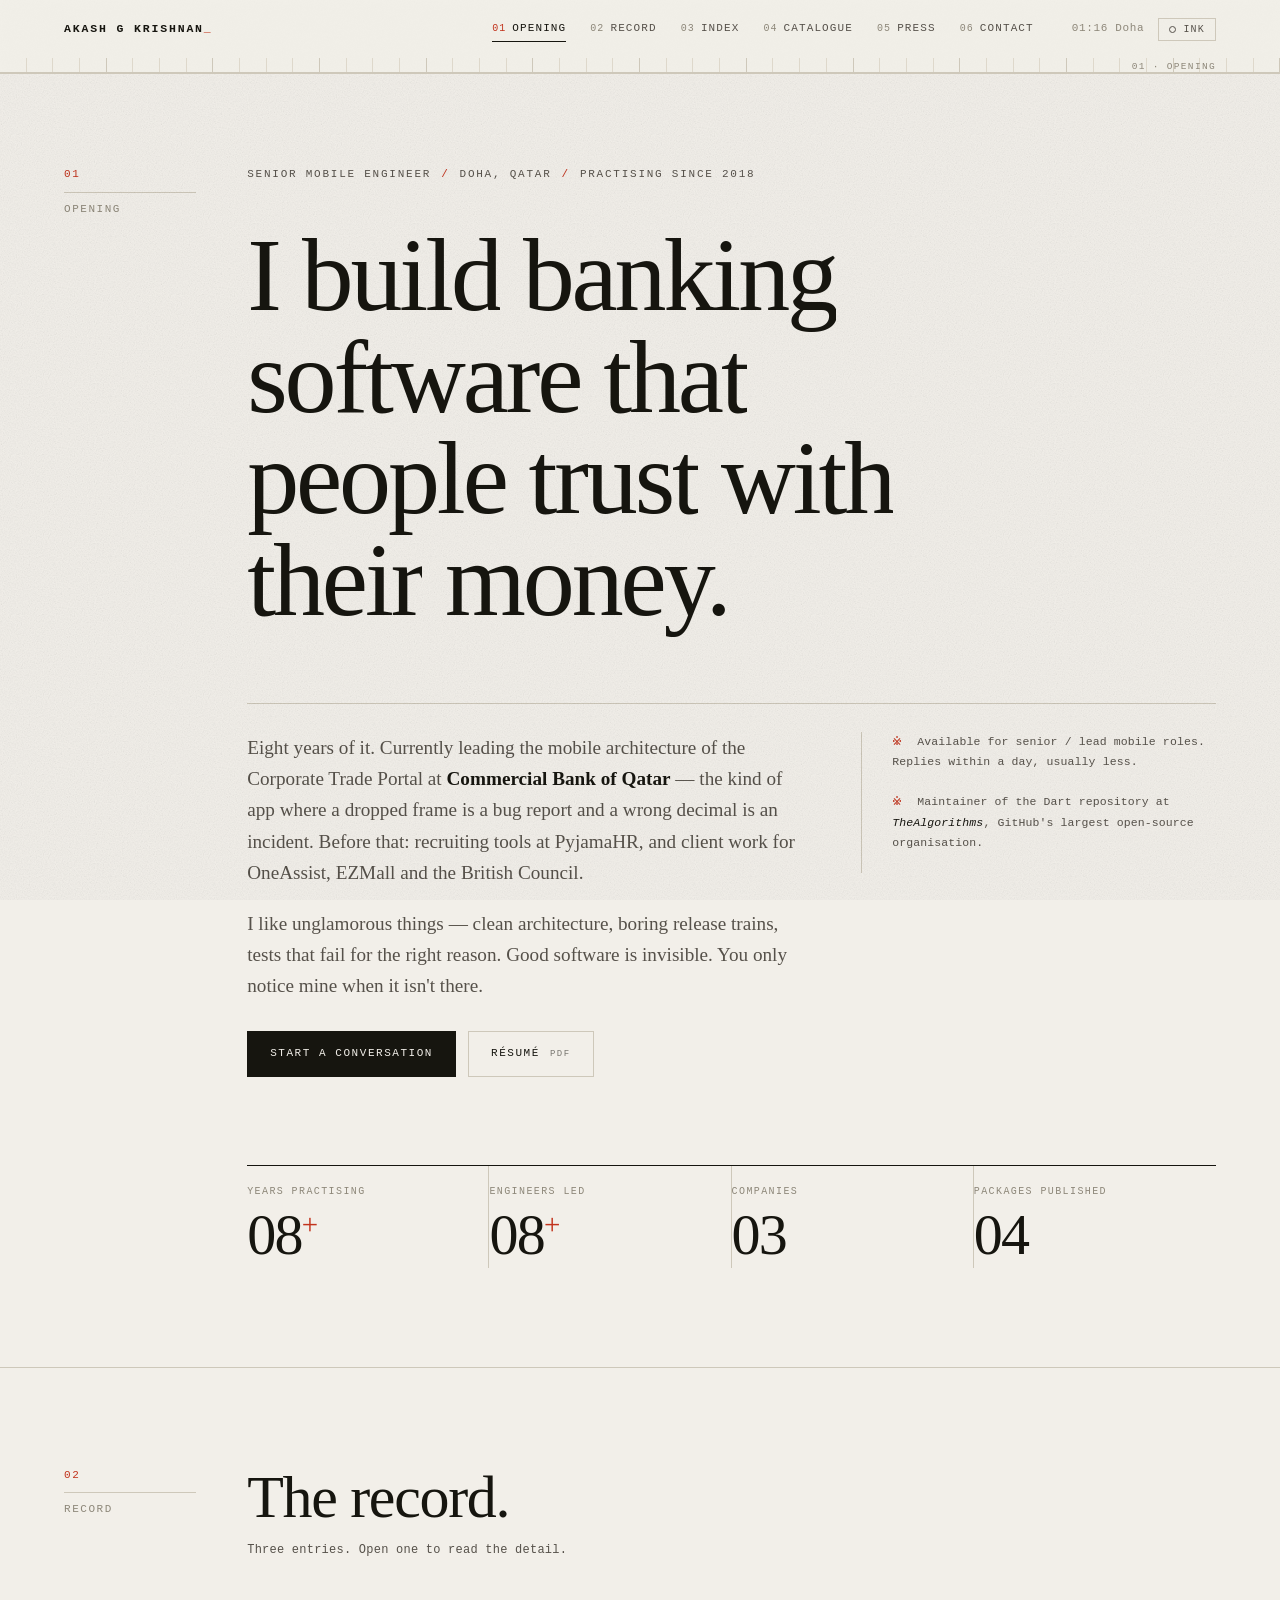
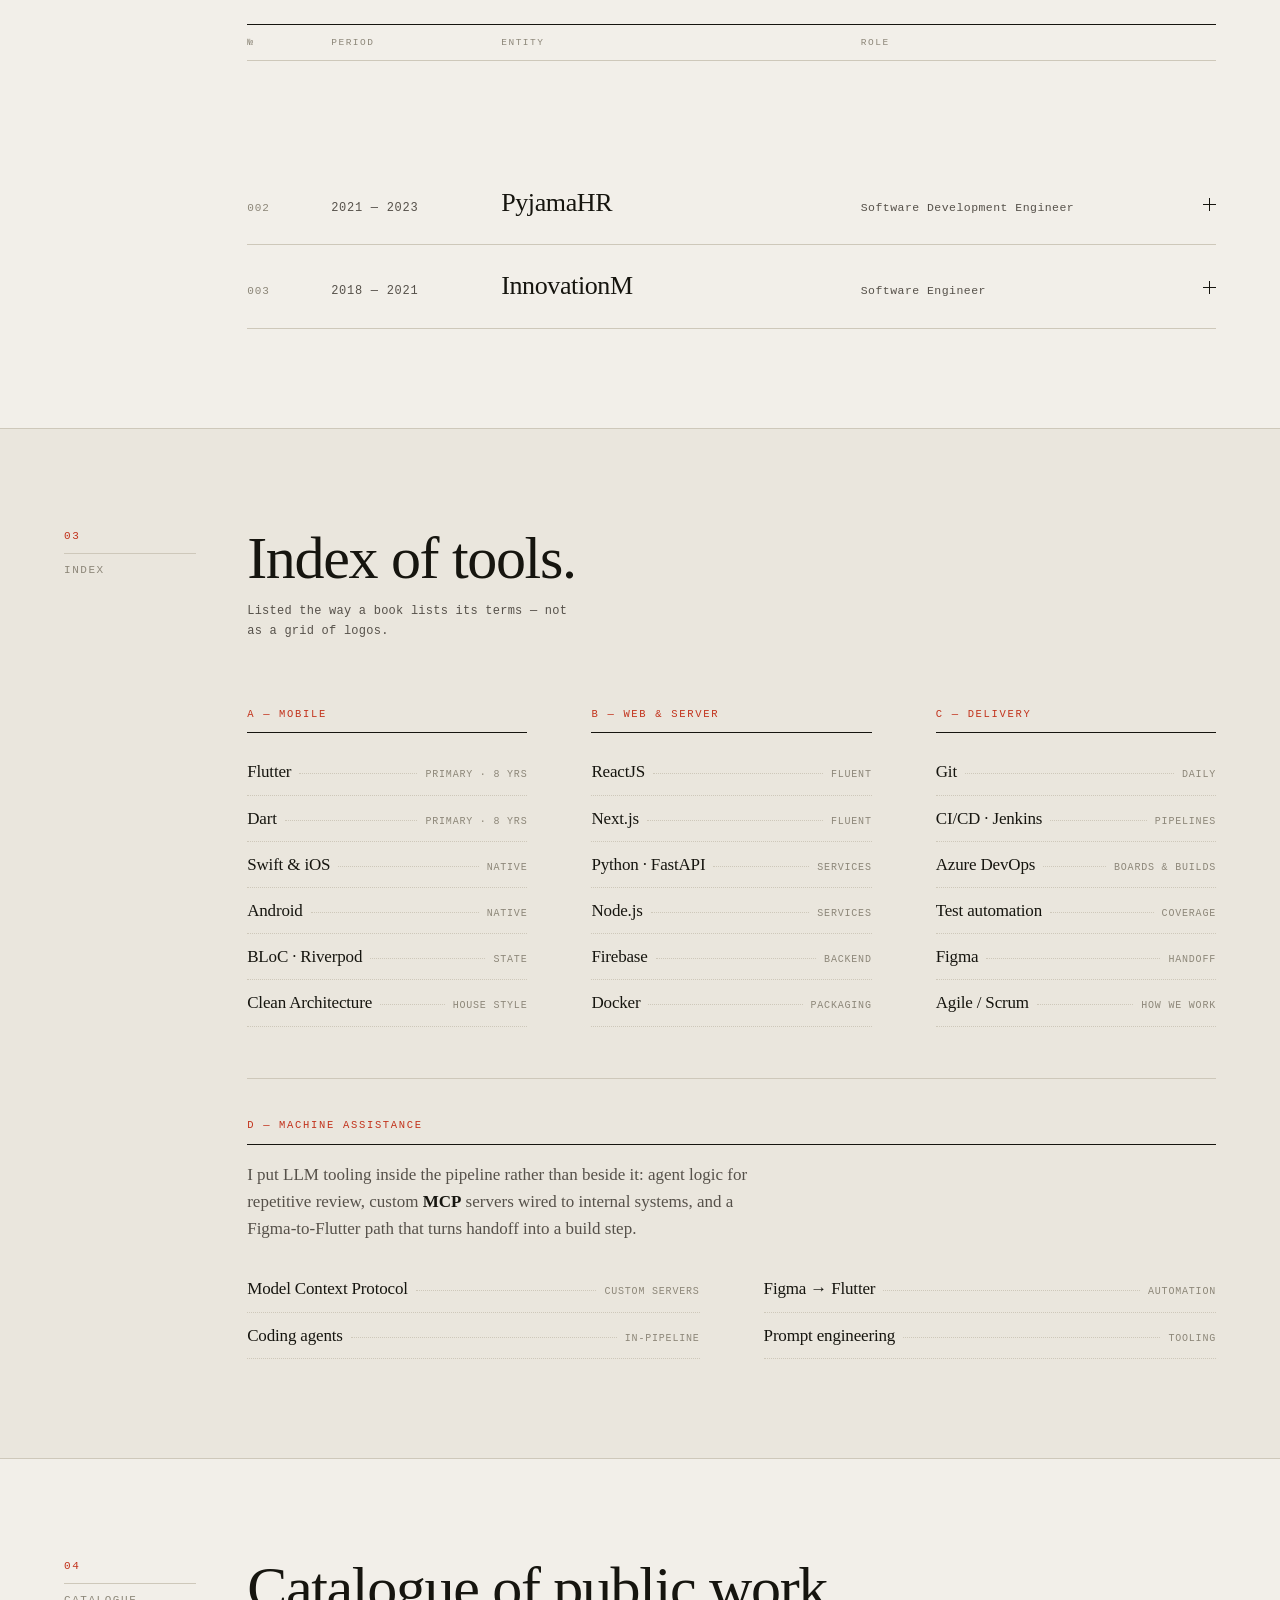
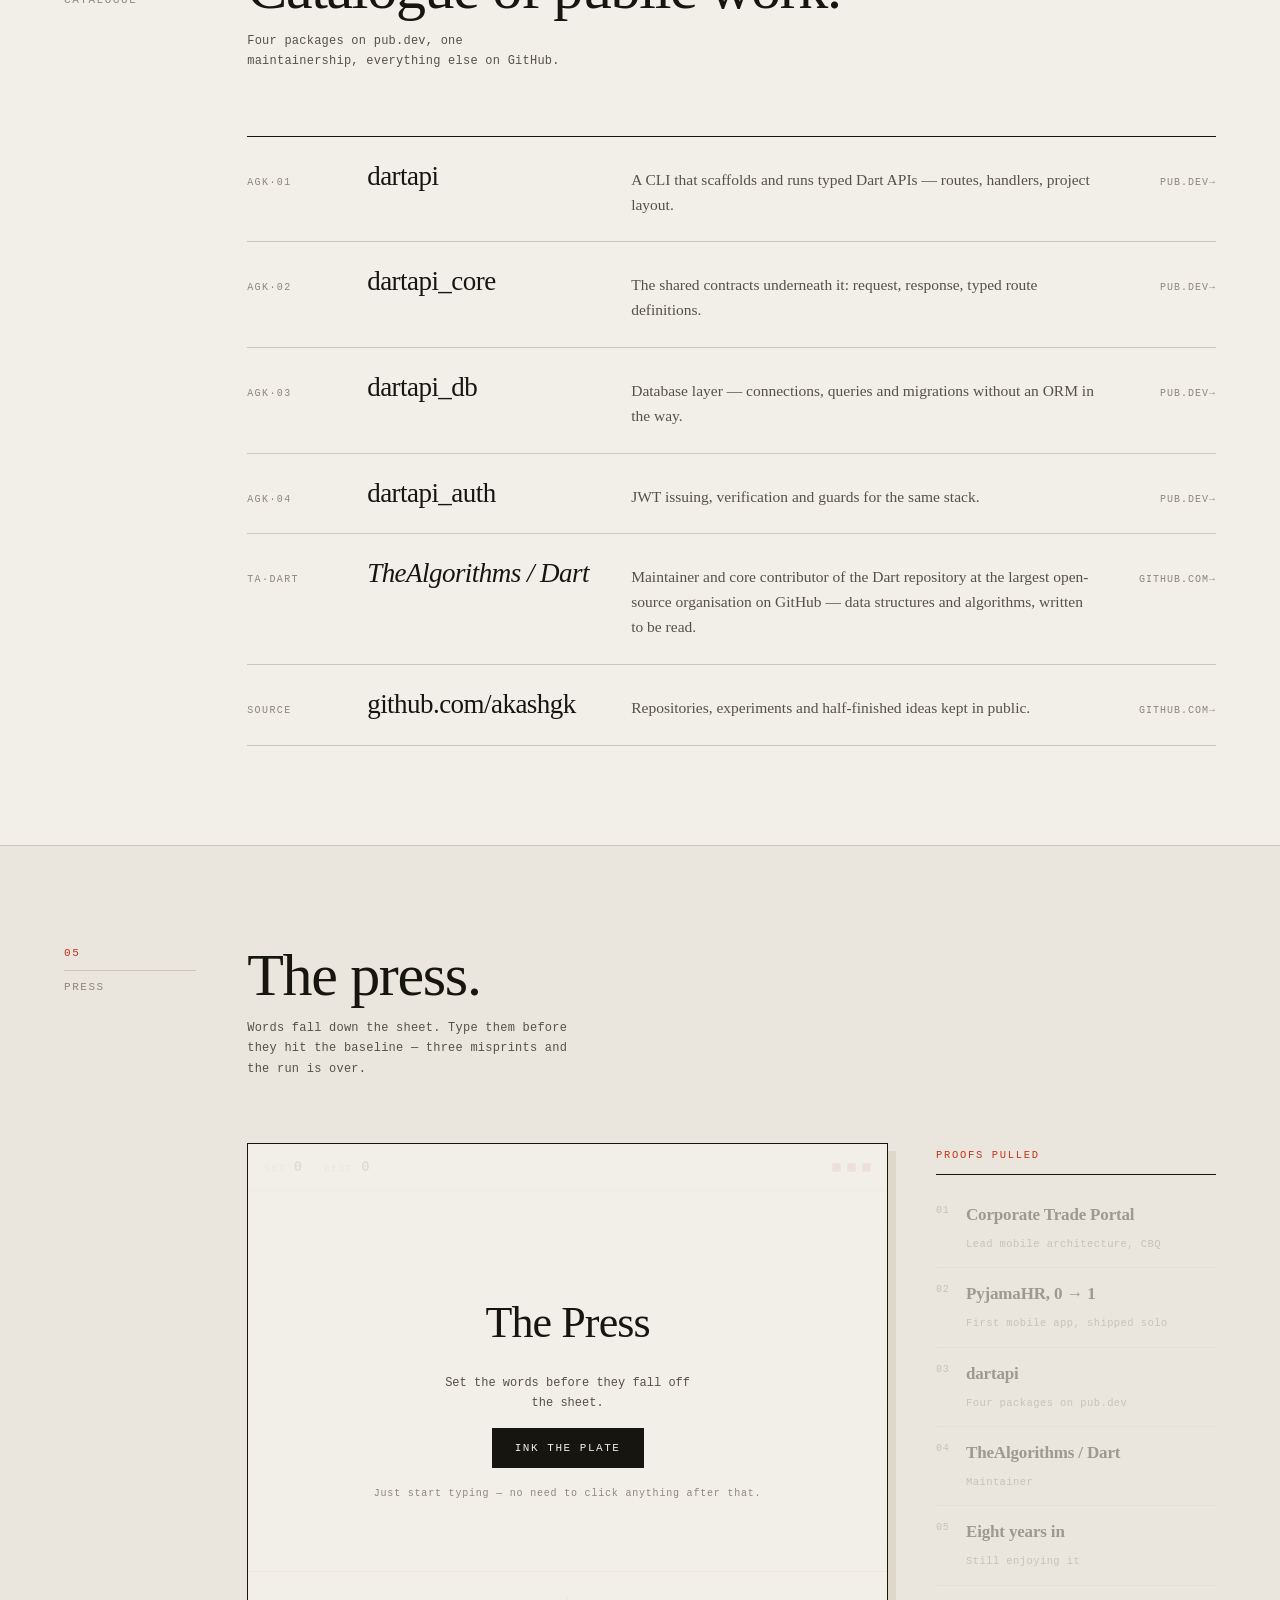
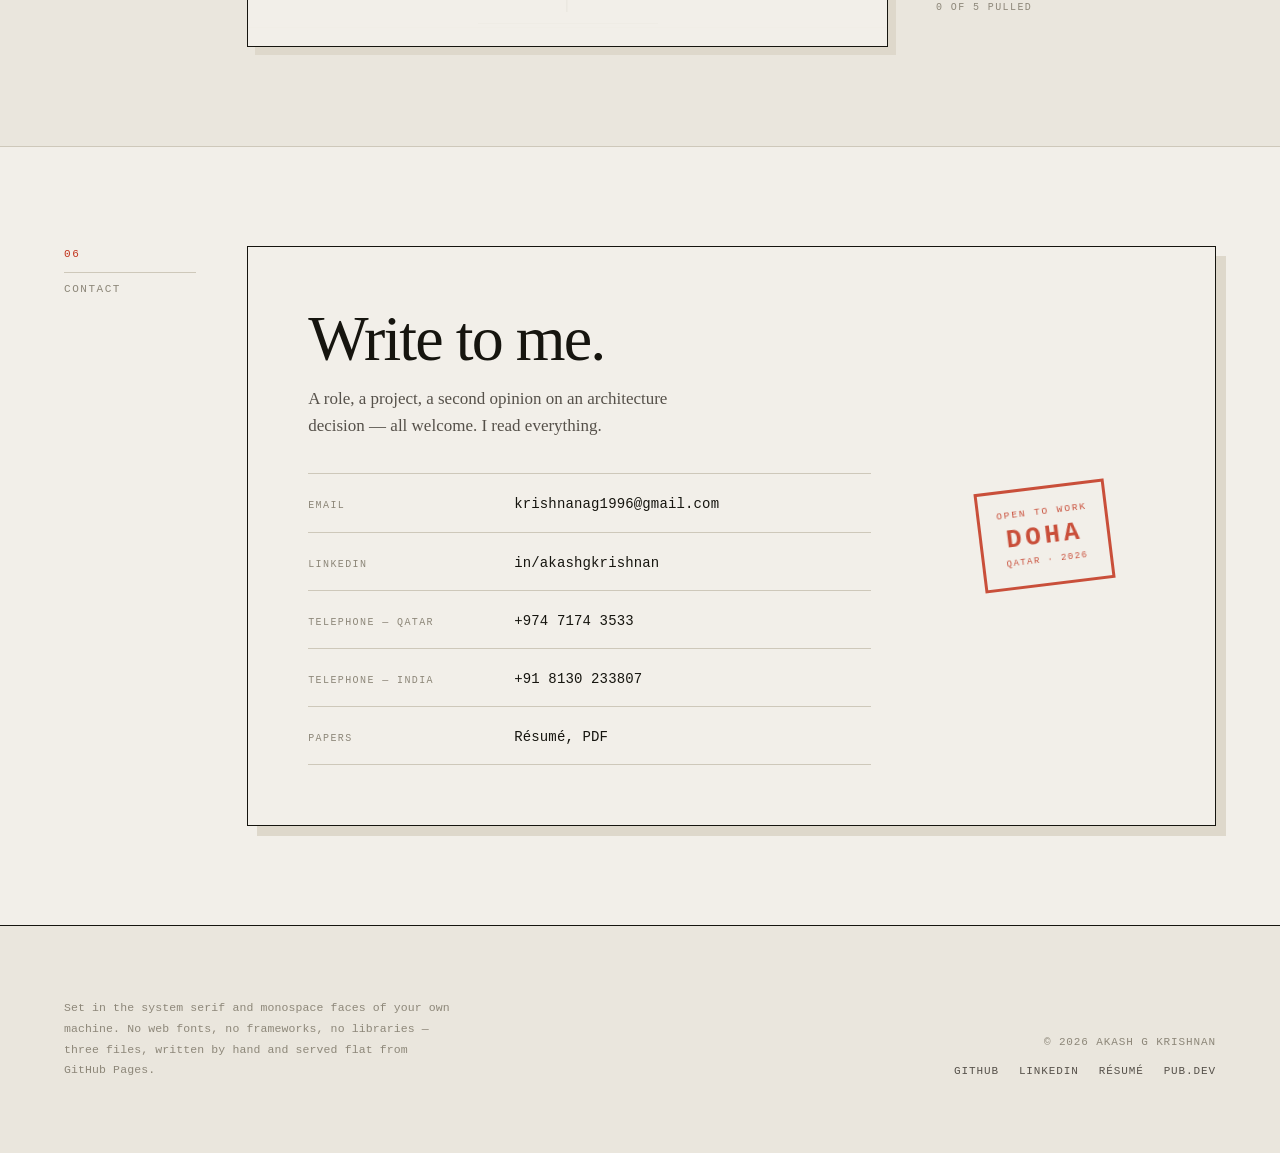
<file: index.html>
<!doctype html>
<html lang="en" data-mode="paper">
  <head>
    <meta charset="UTF-8" />
    <meta name="viewport" content="width=device-width, initial-scale=1.0" />
    <meta
      name="description"
      content="Akash G Krishnan — Senior Flutter engineer in Doha, Qatar. Eight years building banking and fintech apps. A working dossier: record, index, catalogue."
    />
    <title>Akash G Krishnan | Mobile Engineer, Doha</title>

    <meta property="og:type" content="profile" />
    <meta name="google-adsense-account" content="ca-pub-8383761535214883" />
    <script async src="https://pagead2.googlesyndication.com/pagead/js/adsbygoogle.js?client=ca-pub-8383761535214883"
     crossorigin="anonymous"></script>
    <meta property="og:title" content="Akash G Krishnan | Senior Flutter Developer" />
    <meta
      property="og:description"
      content="Banking software that people trust with their money. Eight years, three companies, four published Dart packages."
    />
    <meta property="og:url" content="https://akashgk.com" />
    <meta property="og:image" content="https://akashgk.com/images/og-banner.jpeg" />
    <meta name="twitter:card" content="summary_large_image" />
    <meta name="twitter:title" content="Akash G Krishnan | Mobile Engineer" />
    <meta
      name="twitter:description"
      content="Senior Flutter engineer in Doha. Secure banking apps, clean architecture, open source Dart tooling."
    />
    <meta name="twitter:image" content="https://akashgk.com/images/og-banner.jpeg" />
    <meta
      name="keywords"
      content="Akash G Krishnan, Flutter Developer Qatar, Senior Software Engineer Doha, Dart Expert, Commercial Bank of Qatar, FinTech Developer, Mobile App Architect"
    />
    <meta name="author" content="Akash G Krishnan" />
    <link rel="canonical" href="https://akashgk.com" />
    <meta name="robots" content="index, follow" />
    <meta name="theme-color" content="#f2efe9" id="theme-color" />

    <link rel="stylesheet" href="styles.css" />
    <script src="script.js" defer></script>
    <noscript>
      <style>
        .rise, .type-line > span { opacity: 1 !important; transform: none !important; }
        .draw { transform: none !important; }
      </style>
    </noscript>
  </head>
  <body>
    <div class="grain" aria-hidden="true"></div>
    <div class="crosshair" id="crosshair" aria-hidden="true">
      <span class="crosshair-x"></span><span class="crosshair-y"></span>
      <span class="crosshair-read" id="crosshair-read"></span>
    </div>

    <a href="#opening" class="skip-link">Skip to content</a>

    <!-- ══ Masthead: a drawing title block, not a nav bar ══ -->
    <header class="masthead">
      <div class="masthead-row">
        <a href="#opening" class="mh-name">
          Akash&nbsp;G&nbsp;Krishnan<span class="mh-caret">_</span>
        </a>

        <nav class="mh-nav" aria-label="Sections">
          <a href="#opening"><i>01</i>Opening</a>
          <a href="#record"><i>02</i>Record</a>
          <a href="#index"><i>03</i>Index</a>
          <a href="#catalogue"><i>04</i>Catalogue</a>
          <a href="#press"><i>05</i>Press</a>
          <a href="#contact"><i>06</i>Contact</a>
        </nav>

        <div class="mh-right">
          <span class="mh-time" id="doha-time" title="Local time in Doha"></span>
          <button class="mh-lights" id="lights" aria-pressed="false">
            <span class="lights-lamp" aria-hidden="true"></span>
            <span class="lights-label">Ink</span>
          </button>
          <button class="mh-index-btn" id="index-btn" aria-expanded="false" aria-controls="index-sheet">
            Index
          </button>
        </div>
      </div>

      <!-- measured rule: reading position as a ruler, not a gradient bar -->
      <div class="ruler" aria-hidden="true">
        <div class="ruler-ticks" id="ruler-ticks"></div>
        <div class="ruler-fill" id="ruler-fill"></div>
        <span class="ruler-read" id="ruler-read">01 · OPENING</span>
      </div>
    </header>

    <!-- Mobile index sheet -->
    <div class="index-sheet" id="index-sheet" hidden>
      <a href="#opening"><i>01</i> Opening</a>
      <a href="#record"><i>02</i> Record</a>
      <a href="#index"><i>03</i> Index</a>
      <a href="#catalogue"><i>04</i> Catalogue</a>
      <a href="#press"><i>05</i> Press</a>
      <a href="#contact"><i>06</i> Contact</a>
      <div class="index-sheet-foot">Doha, Qatar · <span id="doha-time-2"></span></div>
    </div>

    <main>
      <!-- ══ 01 OPENING ══ -->
      <section id="opening" class="folio folio-open">
        <div class="rail" aria-hidden="true">
          <span class="rail-no">01</span>
          <span class="rail-label">Opening</span>
        </div>

        <div class="folio-body">
          <p class="kicker rise">
            Senior Mobile Engineer<span class="sep">/</span>Doha, Qatar<span class="sep">/</span>Practising since 2018
          </p>

          <h1 class="display type-line" data-type>
            I build banking software that people trust with their money.
          </h1>

          <div class="open-grid">
            <div class="open-lede">
              <p class="lede rise">
                Eight years of it. Currently leading the mobile architecture of the
                Corporate Trade Portal at <strong>Commercial Bank of Qatar</strong> — the
                kind of app where a dropped frame is a bug report and a wrong decimal is
                an incident. Before that: recruiting tools at PyjamaHR, and client work for
                OneAssist, EZMall and the British Council.
              </p>
              <p class="lede rise">
                I like unglamorous things — clean architecture, boring release trains,
                tests that fail for the right reason. Good software is invisible.
                You only notice mine when it isn't there.
              </p>
              <div class="open-actions rise">
                <a href="#contact" class="btn">Start a conversation</a>
                <a href="/AKASH_G_KRISHNAN_RESUME.pdf" download class="btn btn-ghost">
                  Résumé <span class="btn-ext">PDF</span>
                </a>
              </div>
            </div>

            <aside class="annot rise" aria-label="Notes">
              <p class="annot-note">
                <span class="annot-mark">※</span> Available for senior / lead mobile roles.
                Replies within a day, usually less.
              </p>
              <p class="annot-note">
                <span class="annot-mark">※</span> Maintainer of the Dart repository at
                <em>TheAlgorithms</em>, GitHub's largest open-source organisation.
              </p>
            </aside>
          </div>

          <!-- vitals: a measured strip, no counters-in-cards -->
          <dl class="vitals">
            <div class="vital rise">
              <dt>Years practising</dt>
              <dd><span data-count="8">0</span><i>+</i></dd>
            </div>
            <div class="vital rise">
              <dt>Engineers led</dt>
              <dd><span data-count="8">0</span><i>+</i></dd>
            </div>
            <div class="vital rise">
              <dt>Companies</dt>
              <dd><span data-count="3">0</span></dd>
            </div>
            <div class="vital rise">
              <dt>Packages published</dt>
              <dd><span data-count="4">0</span></dd>
            </div>
          </dl>
        </div>
      </section>

      <!-- ══ 02 RECORD ══ -->
      <section id="record" class="folio">
        <div class="rail" aria-hidden="true">
          <span class="rail-no">02</span>
          <span class="rail-label">Record</span>
        </div>

        <div class="folio-body">
          <header class="folio-head">
            <h2 class="rise">The record.</h2>
            <p class="folio-sub rise">Three entries. Open one to read the detail.</p>
          </header>

          <div class="ledger" id="ledger">
            <div class="ledger-head" aria-hidden="true">
              <span>№</span><span>Period</span><span>Entity</span><span>Role</span><span></span>
            </div>

            <article class="entry rise">
              <button class="entry-row" aria-expanded="false" aria-controls="entry-1">
                <span class="e-no">001</span>
                <span class="e-period">2023 — <em>now</em></span>
                <span class="e-org">Commercial Bank of Qatar<small>via Linnk Group</small></span>
                <span class="e-role">Mobile Application Developer</span>
                <span class="e-mark" aria-hidden="true"></span>
              </button>
              <div class="entry-detail" id="entry-1">
                <div class="entry-inner">
                  <p>
                    End-to-end delivery of the Corporate Trade Portal alongside a
                    cross-functional team of eight-plus engineers. Designed the Flutter and
                    Dart architecture for high-value banking products, and led the move to
                    Clean Architecture — cutting the technical debt that had been slowing
                    every release.
                  </p>
                  <ul class="entry-tags">
                    <li>Flutter</li><li>Dart</li><li>Clean Architecture</li>
                    <li>BLoC</li><li>Trade Finance</li><li>Azure DevOps</li>
                  </ul>
                </div>
              </div>
            </article>

            <article class="entry rise">
              <button class="entry-row" aria-expanded="false" aria-controls="entry-2">
                <span class="e-no">002</span>
                <span class="e-period">2021 — 2023</span>
                <span class="e-org">PyjamaHR</span>
                <span class="e-role">Software Development Engineer</span>
                <span class="e-mark" aria-hidden="true"></span>
              </button>
              <div class="entry-detail" id="entry-2">
                <div class="entry-inner">
                  <p>
                    Built the first version of the PyjamaHR mobile app from an empty
                    repository to store release — requirements, architecture, shipping, the
                    lot. Wrote a React Chrome extension that let recruiters source
                    candidates straight from job boards, and rebuilt sign-up on Google
                    Identity Services, which visibly cut drop-off.
                  </p>
                  <ul class="entry-tags">
                    <li>Flutter</li><li>ReactJS</li><li>Chrome Extensions</li>
                    <li>Google Identity</li><li>0 → 1</li>
                  </ul>
                </div>
              </div>
            </article>

            <article class="entry rise">
              <button class="entry-row" aria-expanded="false" aria-controls="entry-3">
                <span class="e-no">003</span>
                <span class="e-period">2018 — 2021</span>
                <span class="e-org">InnovationM</span>
                <span class="e-role">Software Engineer</span>
                <span class="e-mark" aria-hidden="true"></span>
              </button>
              <div class="entry-detail" id="entry-3">
                <div class="entry-inner">
                  <p>
                    Client mobile work for OneAssist, EZMall and the British Council's IELTS
                    prep app. Built an automated testing framework that raised coverage and
                    pulled production defects down, and prototyped an audio social app on
                    Agora and Flutter.
                  </p>
                  <ul class="entry-tags">
                    <li>Android</li><li>iOS</li><li>Flutter</li>
                    <li>Test Automation</li><li>Agora SDK</li>
                  </ul>
                </div>
              </div>
            </article>
          </div>
        </div>
      </section>

      <!-- ══ 03 INDEX ══ -->
      <section id="index" class="folio folio-tint">
        <div class="rail" aria-hidden="true">
          <span class="rail-no">03</span>
          <span class="rail-label">Index</span>
        </div>

        <div class="folio-body">
          <header class="folio-head">
            <h2 class="rise">Index of tools.</h2>
            <p class="folio-sub rise">
              Listed the way a book lists its terms — not as a grid of logos.
            </p>
          </header>

          <div class="idx">
            <section class="idx-group rise">
              <h3>A — Mobile</h3>
              <ul>
                <li><span class="t">Flutter</span><i class="leader"></i><span class="n">primary · 8 yrs</span></li>
                <li><span class="t">Dart</span><i class="leader"></i><span class="n">primary · 8 yrs</span></li>
                <li><span class="t">Swift &amp; iOS</span><i class="leader"></i><span class="n">native</span></li>
                <li><span class="t">Android</span><i class="leader"></i><span class="n">native</span></li>
                <li><span class="t">BLoC · Riverpod</span><i class="leader"></i><span class="n">state</span></li>
                <li><span class="t">Clean Architecture</span><i class="leader"></i><span class="n">house style</span></li>
              </ul>
            </section>

            <section class="idx-group rise">
              <h3>B — Web &amp; Server</h3>
              <ul>
                <li><span class="t">ReactJS</span><i class="leader"></i><span class="n">fluent</span></li>
                <li><span class="t">Next.js</span><i class="leader"></i><span class="n">fluent</span></li>
                <li><span class="t">Python · FastAPI</span><i class="leader"></i><span class="n">services</span></li>
                <li><span class="t">Node.js</span><i class="leader"></i><span class="n">services</span></li>
                <li><span class="t">Firebase</span><i class="leader"></i><span class="n">backend</span></li>
                <li><span class="t">Docker</span><i class="leader"></i><span class="n">packaging</span></li>
              </ul>
            </section>

            <section class="idx-group rise">
              <h3>C — Delivery</h3>
              <ul>
                <li><span class="t">Git</span><i class="leader"></i><span class="n">daily</span></li>
                <li><span class="t">CI/CD · Jenkins</span><i class="leader"></i><span class="n">pipelines</span></li>
                <li><span class="t">Azure DevOps</span><i class="leader"></i><span class="n">boards &amp; builds</span></li>
                <li><span class="t">Test automation</span><i class="leader"></i><span class="n">coverage</span></li>
                <li><span class="t">Figma</span><i class="leader"></i><span class="n">handoff</span></li>
                <li><span class="t">Agile / Scrum</span><i class="leader"></i><span class="n">how we work</span></li>
              </ul>
            </section>

            <section class="idx-group rise idx-wide">
              <h3>D — Machine assistance</h3>
              <p class="idx-note">
                I put LLM tooling inside the pipeline rather than beside it: agent logic for
                repetitive review, custom <strong>MCP</strong> servers wired to internal
                systems, and a Figma-to-Flutter path that turns handoff into a build step.
              </p>
              <ul>
                <li><span class="t">Model Context Protocol</span><i class="leader"></i><span class="n">custom servers</span></li>
                <li><span class="t">Coding agents</span><i class="leader"></i><span class="n">in-pipeline</span></li>
                <li><span class="t">Figma → Flutter</span><i class="leader"></i><span class="n">automation</span></li>
                <li><span class="t">Prompt engineering</span><i class="leader"></i><span class="n">tooling</span></li>
              </ul>
            </section>
          </div>
        </div>
      </section>

      <!-- ══ 04 CATALOGUE ══ -->
      <section id="catalogue" class="folio">
        <div class="rail" aria-hidden="true">
          <span class="rail-no">04</span>
          <span class="rail-label">Catalogue</span>
        </div>

        <div class="folio-body">
          <header class="folio-head">
            <h2 class="rise">Catalogue of public work.</h2>
            <p class="folio-sub rise">
              Four packages on pub.dev, one maintainership, everything else on GitHub.
            </p>
          </header>

          <ul class="cat">
            <li class="cat-item rise">
              <a href="https://pub.dev/packages/dartapi" target="_blank" rel="noopener">
                <span class="cat-no">AGK·01</span>
                <span class="cat-name">dartapi</span>
                <span class="cat-desc">A CLI that scaffolds and runs typed Dart APIs — routes, handlers, project layout.</span>
                <span class="cat-src">pub.dev</span>
              </a>
            </li>
            <li class="cat-item rise">
              <a href="https://pub.dev/packages/dartapi_core" target="_blank" rel="noopener">
                <span class="cat-no">AGK·02</span>
                <span class="cat-name">dartapi_core</span>
                <span class="cat-desc">The shared contracts underneath it: request, response, typed route definitions.</span>
                <span class="cat-src">pub.dev</span>
              </a>
            </li>
            <li class="cat-item rise">
              <a href="https://pub.dev/packages/dartapi_db" target="_blank" rel="noopener">
                <span class="cat-no">AGK·03</span>
                <span class="cat-name">dartapi_db</span>
                <span class="cat-desc">Database layer — connections, queries and migrations without an ORM in the way.</span>
                <span class="cat-src">pub.dev</span>
              </a>
            </li>
            <li class="cat-item rise">
              <a href="https://pub.dev/packages/dartapi_auth" target="_blank" rel="noopener">
                <span class="cat-no">AGK·04</span>
                <span class="cat-name">dartapi_auth</span>
                <span class="cat-desc">JWT issuing, verification and guards for the same stack.</span>
                <span class="cat-src">pub.dev</span>
              </a>
            </li>
            <li class="cat-item cat-feature rise">
              <a href="https://github.com/TheAlgorithms/Dart" target="_blank" rel="noopener">
                <span class="cat-no">TA·DART</span>
                <span class="cat-name">TheAlgorithms / Dart</span>
                <span class="cat-desc">
                  Maintainer and core contributor of the Dart repository at the largest
                  open-source organisation on GitHub — data structures and algorithms,
                  written to be read.
                </span>
                <span class="cat-src">github.com</span>
              </a>
            </li>
            <li class="cat-item rise">
              <a href="https://github.com/akashgk" target="_blank" rel="noopener">
                <span class="cat-no">SOURCE</span>
                <span class="cat-name">github.com/akashgk</span>
                <span class="cat-desc">Repositories, experiments and half-finished ideas kept in public.</span>
                <span class="cat-src">github.com</span>
              </a>
            </li>
          </ul>
        </div>
      </section>

      <!-- ══ 05 PRESS ══ -->
      <section id="press" class="folio folio-tint">
        <div class="rail" aria-hidden="true">
          <span class="rail-no">05</span>
          <span class="rail-label">Press</span>
        </div>

        <div class="folio-body">
          <header class="folio-head">
            <h2 class="rise">The press.</h2>
            <p class="folio-sub rise">
              Words fall down the sheet. Type them before they hit the baseline —
              three misprints and the run is over.
            </p>
          </header>

          <div class="press rise">
            <div class="press-sheet" id="press-sheet">
              <div class="sheet-rules" aria-hidden="true"></div>
              <div class="sheet-baseline" aria-hidden="true"></div>
              <div class="sheet-field" id="sheet-field" aria-hidden="true"></div>

              <div class="sheet-hud">
                <span><i>Set</i><b id="press-score">0</b></span>
                <span><i>Best</i><b id="press-best">0</b></span>
                <span class="sheet-misprints" id="press-lives">
                  <em></em><em></em><em></em>
                </span>
              </div>

              <div class="sheet-overlay" id="press-overlay">
                <p class="sheet-title" id="press-title">The Press</p>
                <p class="sheet-copy" id="press-copy">
                  Set the words before they fall off the sheet.
                </p>
                <button class="btn" id="press-start">Ink the plate</button>
                <p class="sheet-hint">Just start typing — no need to click anything after that.</p>
              </div>

              <label class="sr-only" for="press-input">Type the falling words</label>
              <input
                id="press-input"
                class="press-input"
                type="text"
                autocomplete="off"
                autocorrect="off"
                autocapitalize="off"
                spellcheck="false"
                aria-live="off"
              />
              <div class="press-buffer" id="press-buffer" aria-hidden="true"><span></span><i>|</i></div>
            </div>

            <aside class="press-side">
              <h3>Proofs pulled</h3>
              <ol class="proofs" id="proofs">
                <li data-at="4"><b>Corporate Trade Portal</b><span>Lead mobile architecture, CBQ</span></li>
                <li data-at="10"><b>PyjamaHR, 0 → 1</b><span>First mobile app, shipped solo</span></li>
                <li data-at="18"><b>dartapi</b><span>Four packages on pub.dev</span></li>
                <li data-at="28"><b>TheAlgorithms / Dart</b><span>Maintainer</span></li>
                <li data-at="40"><b>Eight years in</b><span>Still enjoying it</span></li>
              </ol>
              <p class="proofs-count"><span id="proofs-count">0</span> of 5 pulled</p>
            </aside>
          </div>
        </div>
      </section>

      <!-- ══ 06 CONTACT ══ -->
      <section id="contact" class="folio">
        <div class="rail" aria-hidden="true">
          <span class="rail-no">06</span>
          <span class="rail-label">Contact</span>
        </div>

        <div class="folio-body">
          <div class="card-reply">
            <div class="reply-main">
              <h2 class="rise">Write to me.</h2>
              <p class="reply-sub rise">
                A role, a project, a second opinion on an architecture decision —
                all welcome. I read everything.
              </p>

              <dl class="reply-fields">
                <div class="field rise">
                  <dt>Email</dt>
                  <dd><a href="mailto:krishnanag1996@gmail.com">krishnanag1996@gmail.com</a></dd>
                </div>
                <div class="field rise">
                  <dt>LinkedIn</dt>
                  <dd><a href="https://www.linkedin.com/in/akashgkrishnan" target="_blank" rel="noopener">in/akashgkrishnan</a></dd>
                </div>
                <div class="field rise">
                  <dt>Telephone — Qatar</dt>
                  <dd><a href="tel:+97471743533">+974 7174 3533</a></dd>
                </div>
                <div class="field rise">
                  <dt>Telephone — India</dt>
                  <dd><a href="tel:+918130233807">+91 8130 233807</a></dd>
                </div>
                <div class="field rise">
                  <dt>Papers</dt>
                  <dd><a href="/AKASH_G_KRISHNAN_RESUME.pdf" download>Résumé, PDF</a></dd>
                </div>
              </dl>
            </div>

            <div class="reply-stamp rise" aria-hidden="true">
              <div class="stamp">
                <span class="stamp-top">Open to work</span>
                <span class="stamp-mid">DOHA</span>
                <span class="stamp-bot">Qatar · <span id="stamp-year"></span></span>
              </div>
            </div>
          </div>
        </div>
      </section>
    </main>

    <!-- ══ Colophon ══ -->
    <footer class="colophon">
      <div class="colophon-inner">
        <p class="colo-note">
          Set in the system serif and monospace faces of your own machine. No web fonts, no
          frameworks, no libraries — three files, written by hand and served flat from
          GitHub Pages.
        </p>
        <div class="colo-meta">
          <span>&copy; <span id="year"></span> Akash G Krishnan</span>
          <nav>
            <a href="https://github.com/akashgk" target="_blank" rel="noopener">GitHub</a>
            <a href="https://www.linkedin.com/in/akashgkrishnan" target="_blank" rel="noopener">LinkedIn</a>
            <a href="/AKASH_G_KRISHNAN_RESUME.pdf" download>Résumé</a>
            <a href="https://pub.dev/publishers/akashgk.com/packages" target="_blank" rel="noopener">pub.dev</a>
          </nav>
        </div>
      </div>
    </footer>

    <script>
      setTimeout(() => {
        const s = document.createElement("script");
        s.src = "https://www.googletagmanager.com/gtag/js?id=G-SKBCVDV7G0";
        s.async = true;
        document.body.appendChild(s);
        window.dataLayer = window.dataLayer || [];
        function gtag() { dataLayer.push(arguments); }
        gtag("js", new Date());
        gtag("config", "G-SKBCVDV7G0");
      }, 3000);
    </script>
  </body>
</html>
</file>
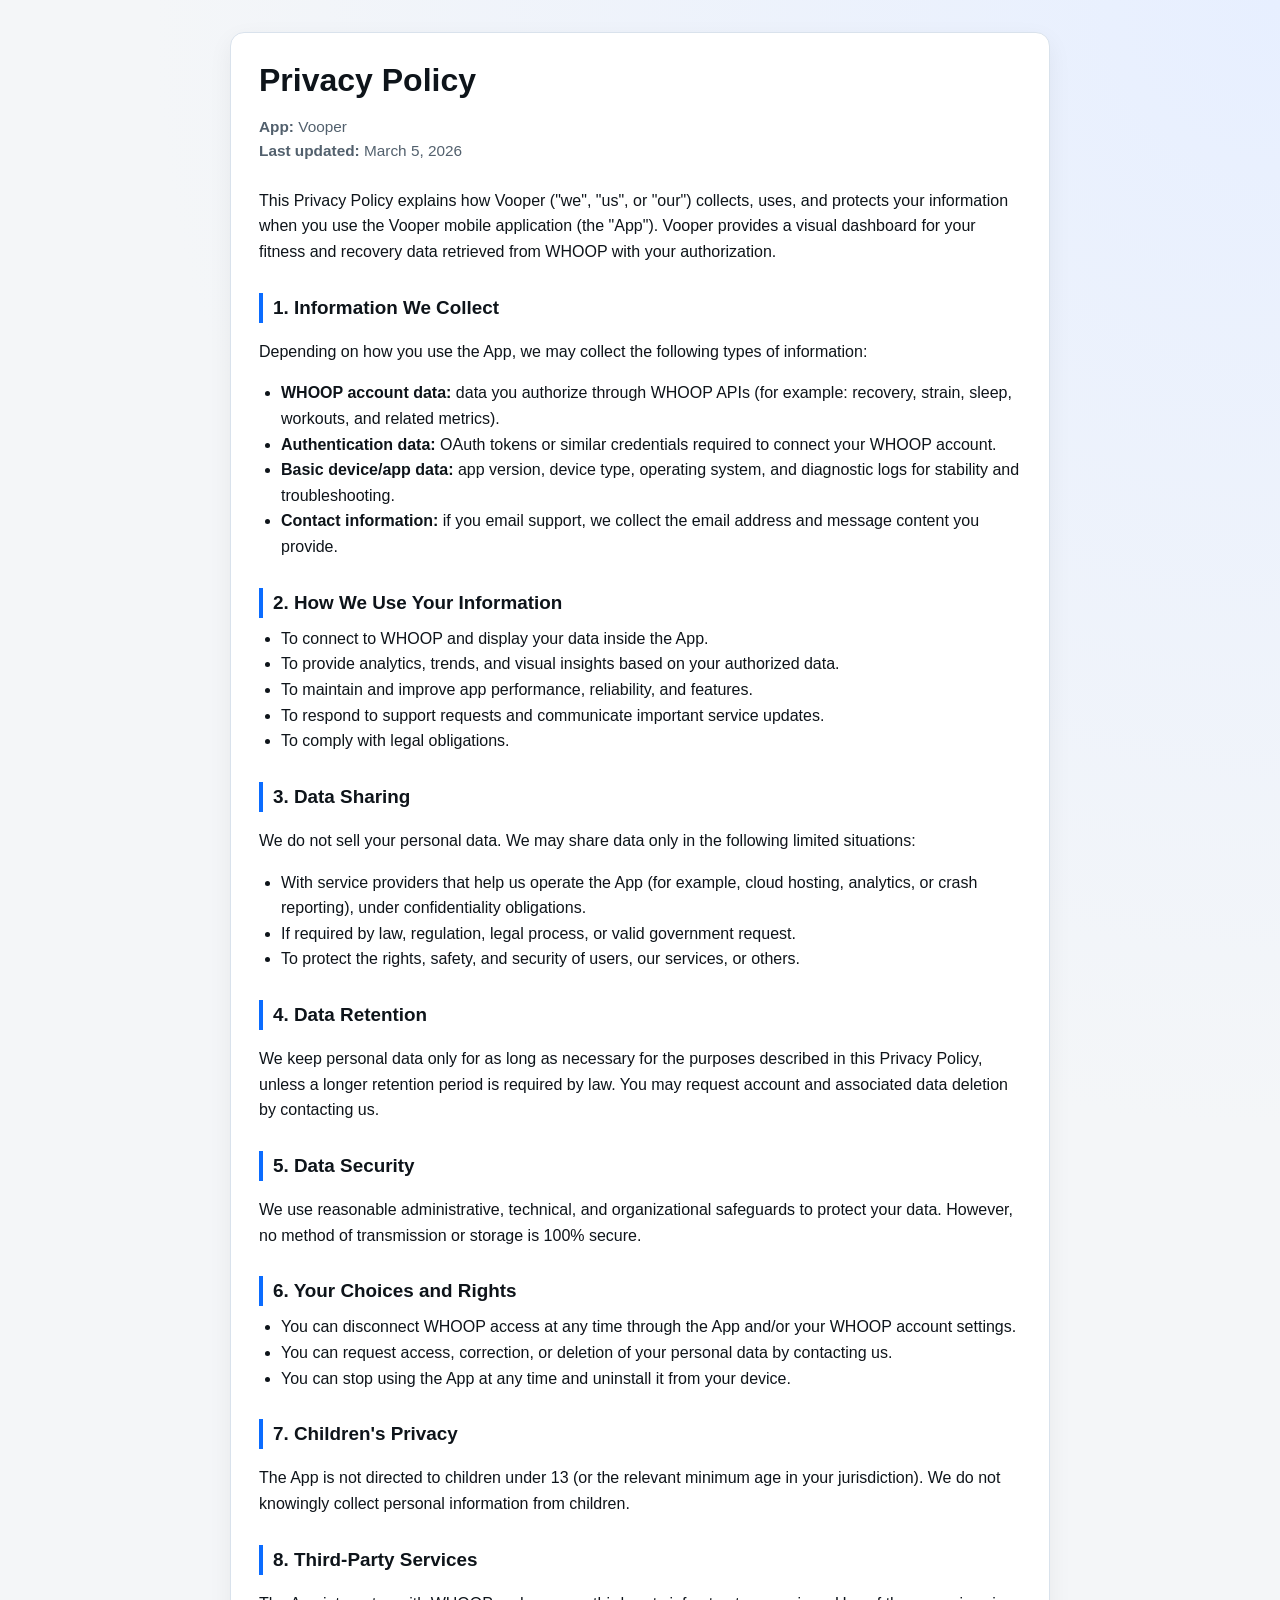
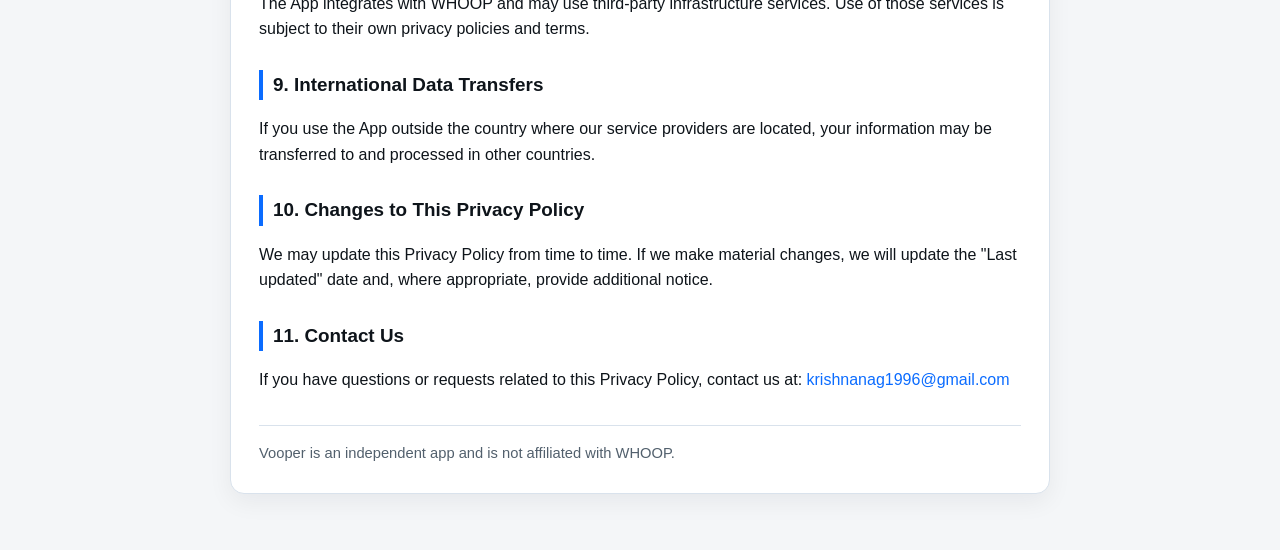
<file: privacy.html>
<!doctype html>
<html lang="en">
  <head>
    <meta charset="UTF-8" />
    <meta name="viewport" content="width=device-width, initial-scale=1.0" />
    <title>Privacy Policy | Vooper</title>
    <style>
      :root {
        --bg: #f4f6f8;
        --surface: #ffffff;
        --text: #0e141a;
        --muted: #52606d;
        --accent: #0b6cff;
        --border: #d9e2ec;
        --maxw: 820px;
      }

      * {
        box-sizing: border-box;
      }

      body {
        margin: 0;
        padding: 32px 16px 56px;
        font-family:
          "Avenir Next",
          "Segoe UI",
          -apple-system,
          BlinkMacSystemFont,
          "Helvetica Neue",
          Arial,
          sans-serif;
        line-height: 1.6;
        color: var(--text);
        background: radial-gradient(
          circle at top right,
          #e7efff 0%,
          var(--bg) 45%
        );
      }

      main {
        max-width: var(--maxw);
        margin: 0 auto;
        background: var(--surface);
        border: 1px solid var(--border);
        border-radius: 14px;
        padding: 28px;
        box-shadow: 0 8px 24px rgba(15, 23, 42, 0.06);
      }

      h1 {
        margin-top: 0;
        margin-bottom: 8px;
        line-height: 1.2;
        font-size: 2rem;
      }

      .meta {
        color: var(--muted);
        margin-bottom: 24px;
        font-size: 0.96rem;
      }

      h2 {
        margin-top: 28px;
        margin-bottom: 8px;
        font-size: 1.18rem;
        border-left: 4px solid var(--accent);
        padding-left: 10px;
      }

      p,
      li {
        font-size: 1rem;
      }

      ul {
        margin-top: 8px;
        padding-left: 22px;
      }

      a {
        color: var(--accent);
        text-decoration: none;
      }

      a:hover {
        text-decoration: underline;
      }

      footer {
        margin-top: 32px;
        padding-top: 16px;
        border-top: 1px solid var(--border);
        color: var(--muted);
        font-size: 0.92rem;
      }

      .note {
        background: #eef4ff;
        border: 1px solid #d1e0ff;
        border-radius: 10px;
        padding: 12px 14px;
        margin-top: 14px;
        color: #1d3557;
      }

      @media (max-width: 640px) {
        body {
          padding: 14px 10px 28px;
        }

        main {
          padding: 18px;
        }

        h1 {
          font-size: 1.7rem;
        }
      }
    </style>
  </head>
  <body>
    <main>
      <h1>Privacy Policy</h1>
      <p class="meta">
        <strong>App:</strong> Vooper<br /><strong>Last updated:</strong> March
        5, 2026
      </p>

      <p>
        This Privacy Policy explains how Vooper ("we", "us", or "our") collects,
        uses, and protects your information when you use the Vooper mobile
        application (the "App"). Vooper provides a visual dashboard for your
        fitness and recovery data retrieved from WHOOP with your authorization.
      </p>

      <h2>1. Information We Collect</h2>
      <p>
        Depending on how you use the App, we may collect the following types of
        information:
      </p>
      <ul>
        <li>
          <strong>WHOOP account data:</strong> data you authorize through WHOOP
          APIs (for example: recovery, strain, sleep, workouts, and related
          metrics).
        </li>
        <li>
          <strong>Authentication data:</strong> OAuth tokens or similar
          credentials required to connect your WHOOP account.
        </li>
        <li>
          <strong>Basic device/app data:</strong> app version, device type,
          operating system, and diagnostic logs for stability and
          troubleshooting.
        </li>
        <li>
          <strong>Contact information:</strong> if you email support, we collect
          the email address and message content you provide.
        </li>
      </ul>

      <h2>2. How We Use Your Information</h2>
      <ul>
        <li>To connect to WHOOP and display your data inside the App.</li>
        <li>
          To provide analytics, trends, and visual insights based on your
          authorized data.
        </li>
        <li>
          To maintain and improve app performance, reliability, and features.
        </li>
        <li>
          To respond to support requests and communicate important service
          updates.
        </li>
        <li>To comply with legal obligations.</li>
      </ul>

      <h2>3. Data Sharing</h2>
      <p>
        We do not sell your personal data. We may share data only in the
        following limited situations:
      </p>
      <ul>
        <li>
          With service providers that help us operate the App (for example,
          cloud hosting, analytics, or crash reporting), under confidentiality
          obligations.
        </li>
        <li>
          If required by law, regulation, legal process, or valid government
          request.
        </li>
        <li>
          To protect the rights, safety, and security of users, our services, or
          others.
        </li>
      </ul>

      <h2>4. Data Retention</h2>
      <p>
        We keep personal data only for as long as necessary for the purposes
        described in this Privacy Policy, unless a longer retention period is
        required by law. You may request account and associated data deletion by
        contacting us.
      </p>

      <h2>5. Data Security</h2>
      <p>
        We use reasonable administrative, technical, and organizational
        safeguards to protect your data. However, no method of transmission or
        storage is 100% secure.
      </p>

      <h2>6. Your Choices and Rights</h2>
      <ul>
        <li>
          You can disconnect WHOOP access at any time through the App and/or
          your WHOOP account settings.
        </li>
        <li>
          You can request access, correction, or deletion of your personal data
          by contacting us.
        </li>
        <li>
          You can stop using the App at any time and uninstall it from your
          device.
        </li>
      </ul>

      <h2>7. Children's Privacy</h2>
      <p>
        The App is not directed to children under 13 (or the relevant minimum
        age in your jurisdiction). We do not knowingly collect personal
        information from children.
      </p>

      <h2>8. Third-Party Services</h2>
      <p>
        The App integrates with WHOOP and may use third-party infrastructure
        services. Use of those services is subject to their own privacy policies
        and terms.
      </p>

      <h2>9. International Data Transfers</h2>
      <p>
        If you use the App outside the country where our service providers are
        located, your information may be transferred to and processed in other
        countries.
      </p>

      <h2>10. Changes to This Privacy Policy</h2>
      <p>
        We may update this Privacy Policy from time to time. If we make material
        changes, we will update the "Last updated" date and, where appropriate,
        provide additional notice.
      </p>

      <h2>11. Contact Us</h2>
      <p>
        If you have questions or requests related to this Privacy Policy,
        contact us at:
        <a href="mailto:krishnanag1996@gmail.com">krishnanag1996@gmail.com</a>
      </p>

      <footer>
        Vooper is an independent app and is not affiliated with WHOOP.
      </footer>
    </main>
  </body>
</html>
</file>
<file: styles.css>
/* =========================================================================
   DOSSIER — akashgk.com
   A printed engineering document: paper stock, serif display, mono
   marginalia, hairline rules. Two inks: paper (default) and ink (dark).
   ========================================================================= */

:root {
  /* paper stock */
  --paper: #f2efe9;
  --paper-2: #eae6dd;
  --paper-3: #e2ddd1;
  --ink: #16150f;
  --ink-2: #56514a;
  --ink-3: #8d8779;
  --rule: #cec8ba;
  --rule-soft: #ded8cb;
  --accent: #c2331c;
  --accent-soft: #e7d4cd;
  --shadow: 0 1px 0 rgba(22, 21, 15, 0.04);
  --grain-blend: multiply;
  --grain-opacity: 0.5;

  --serif: "Iowan Old Style", "Palatino Linotype", Palatino, "Book Antiqua",
    Georgia, "Times New Roman", serif;
  --mono: ui-monospace, SFMono-Regular, "SF Mono", Menlo, Consolas,
    "Liberation Mono", monospace;

  --gutter: clamp(20px, 5vw, 64px);
  --rail-w: 132px;
  --measure: 1320px;
  --mh: 58px;
  --ease: cubic-bezier(0.16, 1, 0.3, 1);
}

html[data-mode="ink"] {
  --paper: #131210;
  --paper-2: #1a1815;
  --paper-3: #211e1a;
  --ink: #ece6d8;
  --ink-2: #a49c8b;
  --ink-3: #6f685a;
  --rule: #322e28;
  --rule-soft: #262320;
  --accent: #ff6a4d;
  --accent-soft: #3a241e;
  --shadow: 0 1px 0 rgba(0, 0, 0, 0.4);
  --grain-blend: overlay;
  --grain-opacity: 0.22;
}

*,
*::before,
*::after { box-sizing: border-box; }

html { -webkit-text-size-adjust: 100%; scroll-behavior: smooth; }

body {
  margin: 0;
  background: var(--paper);
  color: var(--ink);
  font-family: var(--serif);
  font-size: 17px;
  line-height: 1.6;
  -webkit-font-smoothing: antialiased;
  -moz-osx-font-smoothing: grayscale;
  transition: background-color 0.5s var(--ease), color 0.5s var(--ease);
  overflow-x: hidden;
}

img { max-width: 100%; }
a { color: inherit; }

::selection { background: var(--accent); color: var(--paper); }

.sr-only {
  position: absolute; width: 1px; height: 1px; padding: 0; margin: -1px;
  overflow: hidden; clip: rect(0 0 0 0); white-space: nowrap; border: 0;
}

.skip-link {
  position: fixed; top: 8px; left: 8px; z-index: 200;
  transform: translateY(-200%);
  background: var(--ink); color: var(--paper);
  font-family: var(--mono); font-size: 11px; letter-spacing: 0.08em;
  text-transform: uppercase; padding: 10px 14px; text-decoration: none;
}
.skip-link:focus-visible { transform: none; }

:focus-visible {
  outline: 2px solid var(--accent);
  outline-offset: 3px;
}

/* ── paper grain ─────────────────────────────────────────────────────── */
.grain {
  position: fixed; inset: 0; z-index: 3; pointer-events: none;
  opacity: var(--grain-opacity);
  mix-blend-mode: var(--grain-blend);
  background-image: url("data:image/svg+xml,%3Csvg xmlns='http://www.w3.org/2000/svg' width='160' height='160'%3E%3Cfilter id='n'%3E%3CfeTurbulence type='fractalNoise' baseFrequency='0.85' numOctaves='3' stitchTiles='stitch'/%3E%3CfeColorMatrix type='saturate' values='0'/%3E%3C/filter%3E%3Crect width='160' height='160' filter='url(%23n)' opacity='0.42'/%3E%3C/svg%3E");
}

/* ── crosshair readout (fine pointers only) ──────────────────────────── */
.crosshair { display: none; }
@media (hover: hover) and (pointer: fine) and (min-width: 1100px) {
  .crosshair {
    display: block; position: fixed; inset: 0; z-index: 2;
    pointer-events: none; overflow: hidden;
    opacity: 0; transition: opacity 0.4s;
  }
  .crosshair.on { opacity: 1; }
  .crosshair-x, .crosshair-y { position: absolute; background: var(--rule); }
  .crosshair-x { left: 0; right: 0; height: 1px; top: 0; transform: translateY(var(--cy, 0px)); }
  .crosshair-y { top: 0; bottom: 0; width: 1px; left: 0; transform: translateX(var(--cx, 0px)); }
  .crosshair-read {
    position: absolute; top: 0; left: 0;
    transform: translate(calc(var(--cx, 0px) + 12px), calc(var(--cy, 0px) + 12px));
    font-family: var(--mono); font-size: 10px; letter-spacing: 0.06em;
    color: var(--ink-3); white-space: nowrap;
  }
}

/* ── masthead ────────────────────────────────────────────────────────── */
.masthead {
  position: fixed; top: 0; left: 0; right: 0; z-index: 100;
  background: color-mix(in srgb, var(--paper) 88%, transparent);
  backdrop-filter: blur(6px);
  -webkit-backdrop-filter: blur(6px);
  border-bottom: 1px solid var(--rule);
}
.masthead-row {
  height: var(--mh);
  display: flex; align-items: center; gap: 20px;
  padding: 0 var(--gutter);
}
.mh-name {
  font-family: var(--mono); font-size: 11.5px; font-weight: 600;
  letter-spacing: 0.16em; text-transform: uppercase;
  text-decoration: none; white-space: nowrap;
}
.mh-caret { color: var(--accent); animation: blink 1.4s steps(1) infinite; }
@keyframes blink { 50% { opacity: 0; } }

.mh-nav { display: flex; gap: 4px; margin-left: auto; }
.mh-nav a {
  position: relative;
  font-family: var(--mono); font-size: 11px; letter-spacing: 0.1em;
  text-transform: uppercase; text-decoration: none; color: var(--ink-2);
  padding: 6px 10px; transition: color 0.25s;
}
.mh-nav a i {
  font-style: normal; color: var(--ink-3); margin-right: 6px;
  font-size: 10px; transition: color 0.25s;
}
.mh-nav a::after {
  content: ""; position: absolute; left: 10px; right: 10px; bottom: 2px;
  height: 1px; background: currentColor;
  transform: scaleX(0); transform-origin: left;
  transition: transform 0.35s var(--ease);
}
.mh-nav a:hover, .mh-nav a.on { color: var(--ink); }
.mh-nav a:hover::after, .mh-nav a.on::after { transform: scaleX(1); }
.mh-nav a.on i { color: var(--accent); }

.mh-right { display: flex; align-items: center; gap: 14px; margin-left: 8px; }
.mh-time {
  font-family: var(--mono); font-size: 11px; color: var(--ink-3);
  letter-spacing: 0.06em; white-space: nowrap;
}
.mh-lights {
  display: inline-flex; align-items: center; gap: 7px;
  background: none; border: 1px solid var(--rule); border-radius: 0;
  color: var(--ink-2); cursor: pointer; padding: 5px 10px;
  font-family: var(--mono); font-size: 10px; letter-spacing: 0.12em;
  text-transform: uppercase; transition: border-color 0.25s, color 0.25s;
}
.mh-lights:hover { color: var(--ink); border-color: var(--ink-3); }
.lights-lamp {
  width: 7px; height: 7px; border-radius: 50%;
  border: 1px solid currentColor; background: transparent;
  transition: background 0.3s;
}
html[data-mode="ink"] .lights-lamp { background: var(--accent); border-color: var(--accent); }

.mh-index-btn {
  display: none; background: none; border: 1px solid var(--rule);
  color: var(--ink); padding: 6px 12px; cursor: pointer;
  font-family: var(--mono); font-size: 10.5px; letter-spacing: 0.12em;
  text-transform: uppercase;
}

/* ruler / reading position */
.ruler { position: relative; height: 15px; border-bottom: 1px solid var(--rule); overflow: hidden; }
.ruler-ticks { position: absolute; inset: 0; display: flex; }
.ruler-ticks span {
  flex: 1; border-right: 1px solid var(--rule-soft);
}
.ruler-ticks span.major { border-right-color: var(--rule); }
.ruler-fill {
  position: absolute; left: 0; top: 0; bottom: 0; width: 100%;
  background: var(--accent); opacity: 0.16;
  transform: scaleX(0); transform-origin: left;
}
.ruler-read {
  position: absolute; right: var(--gutter); top: 1px;
  font-family: var(--mono); font-size: 9.5px; letter-spacing: 0.14em;
  text-transform: uppercase; color: var(--ink-3);
}

/* mobile index sheet */
.index-sheet {
  position: fixed; inset: calc(var(--mh) + 15px) 0 0 0; z-index: 99;
  background: var(--paper); padding: 24px var(--gutter);
  display: flex; flex-direction: column; gap: 2px;
  animation: sheetIn 0.35s var(--ease);
}
.index-sheet[hidden] { display: none; }
@keyframes sheetIn { from { opacity: 0; transform: translateY(-8px); } }
.index-sheet a {
  font-family: var(--serif); font-size: clamp(28px, 8vw, 40px);
  text-decoration: none; padding: 10px 0;
  border-bottom: 1px solid var(--rule-soft);
  display: flex; align-items: baseline; gap: 16px;
}
.index-sheet a i {
  font-family: var(--mono); font-style: normal; font-size: 11px;
  color: var(--accent); letter-spacing: 0.1em;
}
.index-sheet-foot {
  margin-top: auto; font-family: var(--mono); font-size: 11px;
  color: var(--ink-3); letter-spacing: 0.08em; text-transform: uppercase;
}

/* ── folio layout: rail + body ───────────────────────────────────────── */
main { overflow-x: clip; }

.folio {
  position: relative;
  display: grid;
  grid-template-columns: var(--rail-w) minmax(0, 1fr);
  gap: 0 clamp(24px, 4vw, 56px);
  max-width: var(--measure);
  margin: 0 auto;
  padding: clamp(72px, 11vh, 130px) var(--gutter);
  border-top: 1px solid var(--rule);
  scroll-margin-top: calc(var(--mh) + 16px);
}
.folio:first-of-type { border-top: 0; }
.folio-open { padding-top: calc(var(--mh) + clamp(56px, 12vh, 120px)); }

/* tinted folios sit on a slightly darker sheet, full-bleed */
.folio-tint::before {
  content: ""; position: absolute;
  top: 0; bottom: 0; left: 50%; width: 100vw;
  transform: translateX(-50%);
  background: var(--paper-2); z-index: -1;
}
body { position: relative; z-index: 0; }

.rail {
  position: sticky; top: calc(var(--mh) + 40px);
  align-self: start;
  display: flex; flex-direction: column; gap: 8px;
  font-family: var(--mono); text-transform: uppercase;
}
.rail-no {
  font-size: 11px; letter-spacing: 0.14em; color: var(--accent);
}
.rail-label {
  font-size: 11px; letter-spacing: 0.14em; color: var(--ink-3);
  padding-top: 8px; border-top: 1px solid var(--rule);
}

.folio-body { min-width: 0; }

.folio-head { margin-bottom: clamp(36px, 5vw, 64px); }
.folio-head h2 {
  font-size: clamp(32px, 5.2vw, 60px);
  line-height: 1.02; letter-spacing: -0.022em;
  font-weight: 400; margin: 0 0 12px;
}
.folio-sub {
  font-family: var(--mono); font-size: 12px; line-height: 1.7;
  color: var(--ink-2); letter-spacing: 0.02em; max-width: 46ch; margin: 0;
}

/* ── reveal motion: rise + letterpress line reveal ───────────────────── */
.rise {
  opacity: 0; transform: translateY(16px);
  transition: opacity 0.7s var(--ease), transform 0.7s var(--ease);
}
.rise.in { opacity: 1; transform: none; }

.type-line > span {
  display: inline-block; overflow: hidden; vertical-align: bottom;
  padding-bottom: 0.14em; margin-bottom: -0.14em;
}
.type-line > span > i {
  display: inline-block; font-style: normal;
  transform: translateY(110%);
  transition: transform 0.9s var(--ease);
}
.type-line.in > span > i { transform: none; }

/* ── 01 opening ──────────────────────────────────────────────────────── */
.kicker {
  font-family: var(--mono); font-size: 11px; letter-spacing: 0.16em;
  text-transform: uppercase; color: var(--ink-2); margin: 0 0 clamp(24px, 4vw, 40px);
}
.kicker .sep { color: var(--accent); margin: 0 10px; }

.display {
  font-size: clamp(40px, 8.2vw, 104px);
  line-height: 0.98;
  letter-spacing: -0.03em;
  font-weight: 400;
  margin: 0 0 clamp(40px, 6vw, 72px);
  max-width: 15ch;
  text-wrap: balance;
}

.open-grid {
  display: grid;
  grid-template-columns: minmax(0, 1.55fr) minmax(0, 1fr);
  gap: clamp(28px, 5vw, 72px);
  padding-top: 28px;
  border-top: 1px solid var(--rule);
}
.lede {
  font-size: clamp(17px, 1.5vw, 20px); line-height: 1.62;
  color: var(--ink-2); margin: 0 0 20px; max-width: 62ch;
}
.lede strong { color: var(--ink); font-weight: 600; }

.open-actions { display: flex; flex-wrap: wrap; gap: 12px; margin-top: 30px; }

.btn {
  display: inline-flex; align-items: center; gap: 10px;
  background: var(--ink); color: var(--paper);
  border: 1px solid var(--ink); cursor: pointer;
  padding: 13px 22px; text-decoration: none;
  font-family: var(--mono); font-size: 11px; letter-spacing: 0.14em;
  text-transform: uppercase;
  transition: background 0.25s, color 0.25s, transform 0.25s var(--ease);
}
.btn:hover { background: var(--accent); border-color: var(--accent); color: #fff; transform: translateY(-2px); }
.btn-ghost { background: transparent; color: var(--ink); border-color: var(--rule); }
.btn-ghost:hover { background: transparent; color: var(--accent); border-color: var(--accent); }
.btn-ext { font-size: 9px; color: currentColor; opacity: 0.55; }

.annot {
  border-left: 1px solid var(--rule);
  padding-left: clamp(18px, 2.4vw, 30px);
  align-self: start;
}
.annot-note {
  font-family: var(--mono); font-size: 11.5px; line-height: 1.75;
  color: var(--ink-2); margin: 0 0 20px; letter-spacing: 0.01em;
}
.annot-note em { color: var(--ink); font-style: italic; }
.annot-mark { color: var(--accent); margin-right: 8px; }

.vitals {
  display: grid; grid-template-columns: repeat(4, 1fr);
  margin: clamp(48px, 7vw, 88px) 0 0; padding: 0;
  border-top: 1px solid var(--ink);
}
.vital {
  padding: 18px 18px 4px 0;
  border-right: 1px solid var(--rule);
}
.vital:last-child { border-right: 0; }
.vitals dt {
  font-family: var(--mono); font-size: 10px; letter-spacing: 0.14em;
  text-transform: uppercase; color: var(--ink-3);
}
.vitals dd {
  margin: 6px 0 0; font-size: clamp(34px, 5vw, 58px);
  line-height: 1; letter-spacing: -0.03em; font-variant-numeric: tabular-nums;
}
.vitals dd i { font-style: normal; color: var(--accent); font-size: 0.5em; vertical-align: super; }

/* ── 02 record: the ledger ───────────────────────────────────────────── */
.ledger { border-top: 1px solid var(--ink); }
.ledger-head,
.entry-row {
  display: grid;
  grid-template-columns: 64px 150px minmax(0, 1.15fr) minmax(0, 1fr) 40px;
  gap: 20px; align-items: baseline;
}
.ledger-head {
  padding: 10px 0; border-bottom: 1px solid var(--rule);
  font-family: var(--mono); font-size: 9.5px; letter-spacing: 0.16em;
  text-transform: uppercase; color: var(--ink-3);
}
.entry { border-bottom: 1px solid var(--rule); }
.entry-row {
  width: 100%; text-align: left; background: none; border: 0;
  color: inherit; cursor: pointer; font: inherit;
  padding: 26px 0; position: relative;
  transition: padding-left 0.4s var(--ease);
}
.entry-row::before {
  content: ""; position: absolute; left: -100vw; right: -100vw; top: 0; bottom: 0;
  background: var(--paper-2); opacity: 0; transition: opacity 0.3s; z-index: -1;
}
.entry-row:hover { padding-left: 12px; }
.entry-row:hover::before { opacity: 1; }
.e-no {
  font-family: var(--mono); font-size: 11px; color: var(--ink-3);
  letter-spacing: 0.08em;
}
.e-period {
  font-family: var(--mono); font-size: 12px; letter-spacing: 0.06em;
  color: var(--ink-2); white-space: nowrap;
}
.e-period em { color: var(--accent); font-style: normal; }
.e-org {
  font-size: clamp(19px, 2.2vw, 26px); line-height: 1.15; letter-spacing: -0.015em;
}
.e-org small {
  display: block; font-family: var(--mono); font-size: 10.5px;
  color: var(--ink-3); letter-spacing: 0.06em; margin-top: 6px;
}
.e-role {
  font-family: var(--mono); font-size: 11.5px; letter-spacing: 0.04em;
  color: var(--ink-2); line-height: 1.6;
}
.e-mark { position: relative; justify-self: end; width: 13px; height: 13px; }
.e-mark::before, .e-mark::after {
  content: ""; position: absolute; background: var(--ink);
  transition: transform 0.4s var(--ease), background 0.3s;
}
.e-mark::before { left: 0; right: 0; top: 6px; height: 1px; }
.e-mark::after { top: 0; bottom: 0; left: 6px; width: 1px; }
.entry-row[aria-expanded="true"] .e-mark::after { transform: scaleY(0); }
.entry-row[aria-expanded="true"] .e-mark::before { background: var(--accent); }

.entry-detail {
  display: grid; grid-template-rows: 0fr;
  transition: grid-template-rows 0.55s var(--ease);
}
.entry-detail > .entry-inner { overflow: hidden; }
.entry.open .entry-detail { grid-template-rows: 1fr; }
.entry-inner p {
  max-width: 68ch; margin: 0 0 18px;
  padding-left: 84px; font-size: 17px; line-height: 1.65; color: var(--ink-2);
  opacity: 0; transform: translateY(8px);
  transition: opacity 0.5s 0.1s var(--ease), transform 0.5s 0.1s var(--ease);
}
.entry.open .entry-inner p { opacity: 1; transform: none; }
.entry-tags {
  list-style: none; display: flex; flex-wrap: wrap; gap: 8px;
  margin: 0 0 30px; padding: 0 0 0 84px;
}
.entry-tags li {
  font-family: var(--mono); font-size: 10px; letter-spacing: 0.1em;
  text-transform: uppercase; color: var(--ink-2);
  border: 1px solid var(--rule); padding: 5px 9px;
}

/* ── 03 index of tools ───────────────────────────────────────────────── */
.idx {
  display: grid; grid-template-columns: repeat(3, minmax(0, 1fr));
  gap: clamp(28px, 4vw, 56px) clamp(28px, 5vw, 72px);
}
.idx-wide { grid-column: 1 / -1; padding-top: clamp(24px, 3vw, 40px); border-top: 1px solid var(--rule); }
.idx-wide ul { columns: 2; column-gap: clamp(28px, 5vw, 72px); }
.idx-group h3 {
  font-family: var(--mono); font-size: 10.5px; letter-spacing: 0.16em;
  text-transform: uppercase; color: var(--accent);
  margin: 0 0 16px; padding-bottom: 10px; border-bottom: 1px solid var(--ink);
  font-weight: 500;
}
.idx-group ul { list-style: none; margin: 0; padding: 0; }
.idx-group li {
  display: flex; align-items: baseline; gap: 8px;
  padding: 9px 0; border-bottom: 1px dotted var(--rule);
  break-inside: avoid;
}
.idx-group .t { font-size: 17px; letter-spacing: -0.01em; white-space: nowrap; }
.idx-group .leader {
  flex: 1; height: 0; border-bottom: 1px dotted var(--rule);
  transform: translateY(-3px); min-width: 12px;
}
.idx-group .n {
  font-family: var(--mono); font-size: 10px; letter-spacing: 0.08em;
  text-transform: uppercase; color: var(--ink-3); white-space: nowrap;
}
.idx-group li:hover .t { color: var(--accent); }
.idx-group li:hover .n { color: var(--ink-2); }
.idx-note {
  font-size: 17px; line-height: 1.6; color: var(--ink-2);
  max-width: 62ch; margin: 0 0 24px;
}
.idx-note strong { color: var(--ink); font-weight: 600; }

/* ── 04 catalogue ────────────────────────────────────────────────────── */
.cat { list-style: none; margin: 0; padding: 0; border-top: 1px solid var(--ink); }
.cat-item { border-bottom: 1px solid var(--rule); }
.cat-item a {
  display: grid;
  grid-template-columns: 96px minmax(0, 240px) minmax(0, 1fr) 96px;
  gap: 24px; align-items: baseline;
  padding: 24px 0; text-decoration: none;
  position: relative; transition: padding-left 0.4s var(--ease);
}
.cat-item a::before {
  content: ""; position: absolute; left: -100vw; right: -100vw; top: 0; bottom: 0;
  background: var(--paper-2); opacity: 0; transition: opacity 0.3s; z-index: -1;
}
.cat-item a:hover { padding-left: 12px; }
.cat-item a:hover::before { opacity: 1; }
.cat-no {
  font-family: var(--mono); font-size: 10px; letter-spacing: 0.14em;
  color: var(--ink-3); text-transform: uppercase;
}
.cat-name {
  font-size: clamp(20px, 2.2vw, 27px); letter-spacing: -0.02em; line-height: 1.15;
}
.cat-item a:hover .cat-name { color: var(--accent); }
.cat-desc { font-size: 15.5px; line-height: 1.6; color: var(--ink-2); }
.cat-src {
  font-family: var(--mono); font-size: 10px; letter-spacing: 0.1em;
  color: var(--ink-3); justify-self: end; text-transform: uppercase;
  position: relative;
}
.cat-src::after {
  content: " →"; display: inline-block; transition: transform 0.3s var(--ease);
}
.cat-item a:hover .cat-src { color: var(--accent); }
.cat-item a:hover .cat-src::after { transform: translateX(4px); }
.cat-feature .cat-name { font-style: italic; }

/* ── 05 the press ────────────────────────────────────────────────────── */
.press {
  display: grid; grid-template-columns: minmax(0, 1fr) 280px;
  gap: clamp(24px, 4vw, 48px); align-items: start;
}
.press-sheet {
  position: relative; overflow: hidden;
  height: clamp(400px, 56vh, 560px);
  background: var(--paper);
  border: 1px solid var(--ink);
  box-shadow: 8px 8px 0 var(--rule-soft);
}
.sheet-rules {
  position: absolute; inset: 0;
  background-image: repeating-linear-gradient(
    to bottom, transparent 0 43px, var(--rule-soft) 43px 44px
  );
  opacity: 0.7;
}
.sheet-baseline {
  position: absolute; left: 0; right: 0; bottom: 74px;
  border-top: 1px solid var(--accent); opacity: 0.5;
}
.sheet-field { position: absolute; inset: 0; }

.word {
  position: absolute; top: 0; left: 0; white-space: nowrap;
  font-family: var(--mono); font-size: 15px; letter-spacing: 0.02em;
  color: var(--ink); will-change: transform;
  padding: 3px 7px; background: color-mix(in srgb, var(--paper) 82%, transparent);
}
.word b { font-weight: 600; color: var(--accent); }
.word.hit { animation: stamp 0.32s var(--ease) forwards; }
@keyframes stamp {
  0% { transform: scale(1); opacity: 1; }
  35% { transform: scale(1.16); }
  100% { transform: scale(0.9); opacity: 0; }
}
.word.miss { animation: smudge 0.4s ease forwards; }
@keyframes smudge {
  to { opacity: 0; transform: translateY(10px) skewX(-8deg); filter: blur(2px); }
}

.sheet-hud {
  position: absolute; top: 0; left: 0; right: 0;
  display: flex; align-items: center; gap: 22px;
  padding: 12px 16px; border-bottom: 1px solid var(--rule);
  background: color-mix(in srgb, var(--paper) 90%, transparent);
  font-family: var(--mono);
}
.sheet-hud span { display: flex; align-items: baseline; gap: 8px; }
.sheet-hud i {
  font-style: normal; font-size: 9.5px; letter-spacing: 0.16em;
  text-transform: uppercase; color: var(--ink-3);
}
.sheet-hud b { font-size: 14px; font-weight: 600; font-variant-numeric: tabular-nums; }
.sheet-misprints { margin-left: auto; gap: 6px !important; }
.sheet-misprints em {
  width: 9px; height: 9px; border: 1px solid var(--ink-3);
  background: var(--accent); transition: background 0.3s, border-color 0.3s;
}
.sheet-misprints em.spent { background: transparent; }

.sheet-overlay {
  position: absolute; inset: 0; z-index: 4;
  display: flex; flex-direction: column; align-items: center; justify-content: center;
  gap: 14px; text-align: center; padding: 24px;
  background: color-mix(in srgb, var(--paper) 92%, transparent);
  transition: opacity 0.35s, visibility 0.35s;
}
.sheet-overlay.gone { opacity: 0; visibility: hidden; }
.sheet-title {
  font-size: clamp(28px, 4vw, 44px); letter-spacing: -0.02em; margin: 0;
}
.sheet-copy {
  font-family: var(--mono); font-size: 12px; color: var(--ink-2);
  max-width: 34ch; margin: 0; line-height: 1.7;
}
.sheet-hint {
  font-family: var(--mono); font-size: 10px; letter-spacing: 0.08em;
  color: var(--ink-3); margin: 4px 0 0;
}
.press-input {
  position: absolute; opacity: 0; pointer-events: none;
  bottom: 20px; left: 0; width: 100%; height: 40px; border: 0;
}
.press-buffer {
  position: absolute; left: 50%; bottom: 22px; transform: translateX(-50%);
  display: flex; align-items: center; min-height: 34px;
  font-family: var(--mono); font-size: 17px; letter-spacing: 0.08em;
  color: var(--accent);
  border-bottom: 1px solid var(--rule); min-width: 180px;
  justify-content: center; padding: 0 12px 4px;
}
.press-buffer i { font-style: normal; animation: blink 1s steps(1) infinite; color: var(--ink-3); }

.press-side { padding-top: 4px; }
.press-side h3 {
  font-family: var(--mono); font-size: 10.5px; letter-spacing: 0.16em;
  text-transform: uppercase; color: var(--accent); font-weight: 500;
  margin: 0 0 14px; padding-bottom: 10px; border-bottom: 1px solid var(--ink);
}
.proofs { list-style: none; margin: 0; padding: 0; counter-reset: proof; }
.proofs li {
  counter-increment: proof;
  padding: 12px 0 12px 30px; border-bottom: 1px dotted var(--rule);
  position: relative; opacity: 0.36; transition: opacity 0.5s;
}
.proofs li::before {
  content: counter(proof, decimal-leading-zero);
  position: absolute; left: 0; top: 14px;
  font-family: var(--mono); font-size: 10px; color: var(--ink-3);
  letter-spacing: 0.08em;
}
.proofs li.pulled { opacity: 1; }
.proofs li.pulled::before { content: "✓"; color: var(--accent); }
.proofs b { display: block; font-family: var(--serif); font-size: 17px; font-weight: 600; letter-spacing: -0.01em; }
.proofs span {
  font-family: var(--mono); font-size: 10.5px; color: var(--ink-3);
  letter-spacing: 0.04em;
}
.proofs-count {
  font-family: var(--mono); font-size: 10px; letter-spacing: 0.14em;
  text-transform: uppercase; color: var(--ink-3); margin: 14px 0 0;
}

/* ── 06 contact ──────────────────────────────────────────────────────── */
.card-reply {
  display: grid; grid-template-columns: minmax(0, 1fr) 220px;
  gap: clamp(28px, 5vw, 64px);
  border: 1px solid var(--ink); padding: clamp(28px, 5vw, 60px);
  box-shadow: 10px 10px 0 var(--rule-soft);
  background: var(--paper);
}
.card-reply h2 {
  font-size: clamp(34px, 5.4vw, 64px); line-height: 1; letter-spacing: -0.03em;
  font-weight: 400; margin: 0 0 14px;
}
.reply-sub {
  font-size: 17px; color: var(--ink-2); margin: 0 0 34px; max-width: 46ch;
}
.reply-fields { margin: 0; padding: 0; border-top: 1px solid var(--rule); }
.field {
  display: grid; grid-template-columns: 190px minmax(0, 1fr);
  gap: 16px; align-items: baseline;
  padding: 15px 0; border-bottom: 1px solid var(--rule);
}
.field dt {
  font-family: var(--mono); font-size: 10px; letter-spacing: 0.14em;
  text-transform: uppercase; color: var(--ink-3);
}
.field dd { margin: 0; }
.field a {
  font-family: var(--mono); font-size: 14px; letter-spacing: 0.01em;
  text-decoration: none; position: relative; color: var(--ink);
  padding-bottom: 2px;
}
.field a::after {
  content: ""; position: absolute; left: 0; right: 0; bottom: 0; height: 1px;
  background: var(--accent); transform: scaleX(0); transform-origin: left;
  transition: transform 0.35s var(--ease);
}
.field a:hover { color: var(--accent); }
.field a:hover::after { transform: scaleX(1); }

.reply-stamp { display: flex; align-items: center; justify-content: center; }
.stamp {
  transform: rotate(-7deg);
  border: 2px solid var(--accent); color: var(--accent);
  padding: 16px 18px; text-align: center;
  display: flex; flex-direction: column; gap: 4px;
  font-family: var(--mono); text-transform: uppercase;
  opacity: 0.85;
  box-shadow: inset 0 0 0 1px var(--accent);
  transition: transform 0.5s var(--ease);
}
.reply-stamp:hover .stamp { transform: rotate(-2deg) scale(1.03); }
.stamp-top { font-size: 9.5px; letter-spacing: 0.2em; }
.stamp-mid { font-size: 26px; letter-spacing: 0.14em; font-weight: 600; line-height: 1; }
.stamp-bot { font-size: 9px; letter-spacing: 0.16em; }

/* ── colophon ────────────────────────────────────────────────────────── */
.colophon { border-top: 1px solid var(--ink); background: var(--paper-2); }
.colophon-inner {
  max-width: var(--measure); margin: 0 auto;
  padding: clamp(40px, 6vw, 72px) var(--gutter);
  display: grid; grid-template-columns: minmax(0, 1fr) minmax(0, 1fr);
  gap: clamp(24px, 4vw, 60px); align-items: end;
}
.colo-note {
  font-family: var(--mono); font-size: 11.5px; line-height: 1.8;
  color: var(--ink-3); max-width: 56ch; margin: 0; letter-spacing: 0.01em;
}
.colo-meta {
  display: flex; flex-direction: column; gap: 12px; align-items: flex-end;
  font-family: var(--mono); font-size: 11px; letter-spacing: 0.08em;
  text-transform: uppercase; color: var(--ink-3);
}
.colo-meta nav { display: flex; flex-wrap: wrap; gap: 20px; justify-content: flex-end; }
.colo-meta a { text-decoration: none; color: var(--ink-2); transition: color 0.25s; }
.colo-meta a:hover { color: var(--accent); }

/* ── responsive ──────────────────────────────────────────────────────── */
@media (max-width: 1080px) {
  :root { --rail-w: 96px; }
  .open-grid { grid-template-columns: 1fr; }
  .annot { border-left: 0; border-top: 1px solid var(--rule); padding: 20px 0 0; }
  .press { grid-template-columns: 1fr; }
  .card-reply { grid-template-columns: 1fr; }
  .reply-stamp { justify-content: flex-start; }
  .idx { grid-template-columns: repeat(2, minmax(0, 1fr)); }
  .cat-item a { grid-template-columns: 84px minmax(0, 1fr) 76px; }
  .cat-desc { grid-column: 2 / -1; }
}

@media (max-width: 860px) {
  .mh-nav { display: none; }
  .mh-index-btn { display: block; }
  .mh-time { display: none; }
  .ruler-read { display: none; }

  .folio { grid-template-columns: 1fr; }
  .rail {
    position: static; flex-direction: row; align-items: baseline; gap: 12px;
    margin-bottom: 22px; padding-bottom: 10px; border-bottom: 1px solid var(--rule);
  }
  .rail-label { border-top: 0; padding-top: 0; }

  .ledger-head { display: none; }
  .entry-row {
    grid-template-columns: 48px minmax(0, 1fr) 20px;
    grid-template-areas: "no org mark" ". period ." ". role .";
    gap: 6px 14px; padding: 22px 0;
  }
  .e-no { grid-area: no; }
  .e-org { grid-area: org; }
  .e-period { grid-area: period; }
  .e-role { grid-area: role; }
  .e-mark { grid-area: mark; align-self: center; }
  .entry-inner p, .entry-tags { padding-left: 62px; }

  .vitals { grid-template-columns: repeat(2, 1fr); }
  .vital:nth-child(2) { border-right: 0; }
  .vital:nth-child(-n + 2) { border-bottom: 1px solid var(--rule); }

  .idx { grid-template-columns: 1fr; }
  .idx-wide ul { columns: 1; }

  .field { grid-template-columns: 1fr; gap: 6px; }
  .colophon-inner { grid-template-columns: 1fr; }
  .colo-meta { align-items: flex-start; }
  .colo-meta nav { justify-content: flex-start; }
}

@media (max-width: 560px) {
  body { font-size: 16px; }
  .cat-item a { grid-template-columns: 1fr; gap: 8px; padding: 20px 0; }
  .cat-src { justify-self: start; }
  .press-sheet { box-shadow: 5px 5px 0 var(--rule-soft); }
  .card-reply { box-shadow: 6px 6px 0 var(--rule-soft); }
  .entry-inner p, .entry-tags { padding-left: 0; }
}

/* ── reduced motion ──────────────────────────────────────────────────── */
@media (prefers-reduced-motion: reduce) {
  html { scroll-behavior: auto; }
  *, *::before, *::after {
    animation-duration: 0.001ms !important;
    animation-iteration-count: 1 !important;
    transition-duration: 0.001ms !important;
  }
  .rise { opacity: 1; transform: none; }
  .type-line > span > i { transform: none; }
  .crosshair { display: none; }
}
</file>
